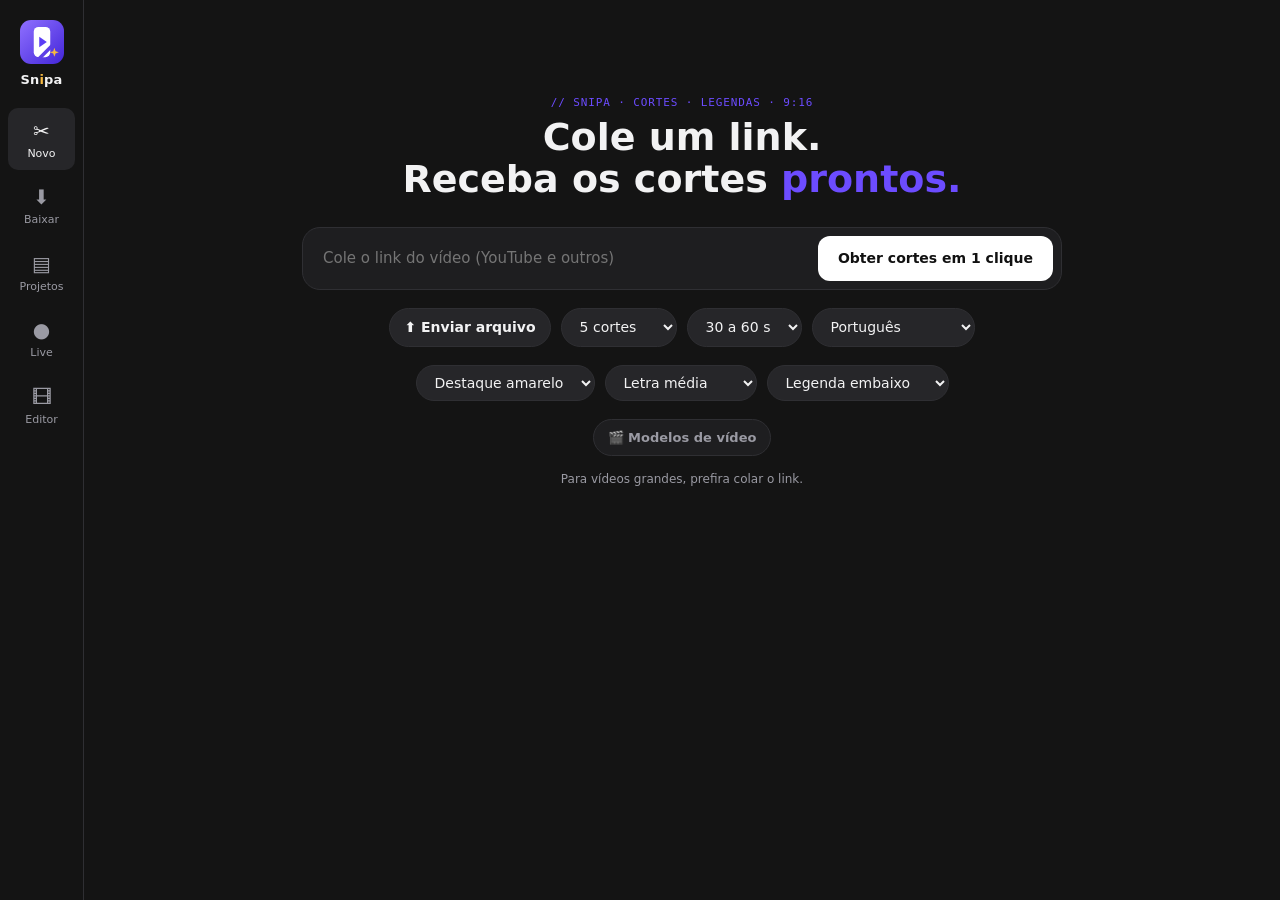
<file: index.html>
<!DOCTYPE html>
<html lang="pt-BR"><head><meta charset="utf-8">
<meta name="viewport" content="width=device-width,initial-scale=1">
<link rel="icon" href="[data-uri]">
<title>Snipa · cortes automáticos</title>
<link rel="stylesheet" href="style.css"></head><body>
<aside><div class="logo"><svg xmlns="http://www.w3.org/2000/svg" viewBox="0 0 64 64" class="mk">
  <defs>
    <linearGradient id="g" x1="0" y1="0" x2="1" y2="1">
      <stop offset="0" stop-color="#8f70ff"/><stop offset="1" stop-color="#4326d9"/>
    </linearGradient>
    <mask id="m">
      <rect width="64" height="64" fill="#fff"/>
      <line x1="22" y1="62" x2="62" y2="22" stroke="#000" stroke-width="5" stroke-linecap="round"/>
    </mask>
  </defs>
  <rect width="64" height="64" rx="16" fill="url(#g)"/>
  <g mask="url(#m)">
    <rect x="20" y="10" width="24" height="44" rx="7" fill="#fff"/>
    <path d="M28 24.5l11 7.5-11 7.5z" fill="#5b3df5"/>
  </g>
  <path d="M0-6.5L1.7-1.7 6.5 0 1.7 1.7 0 6.5-1.7 1.7-6.5 0-1.7-1.7z" transform="translate(50 47)" fill="#f5b942"/>
</svg>
<span>Sn<b>i</b>pa</span></div><nav id="nav"></nav></aside>
<main id="app"></main>
<script src="app.js"></script></body></html>
</file>
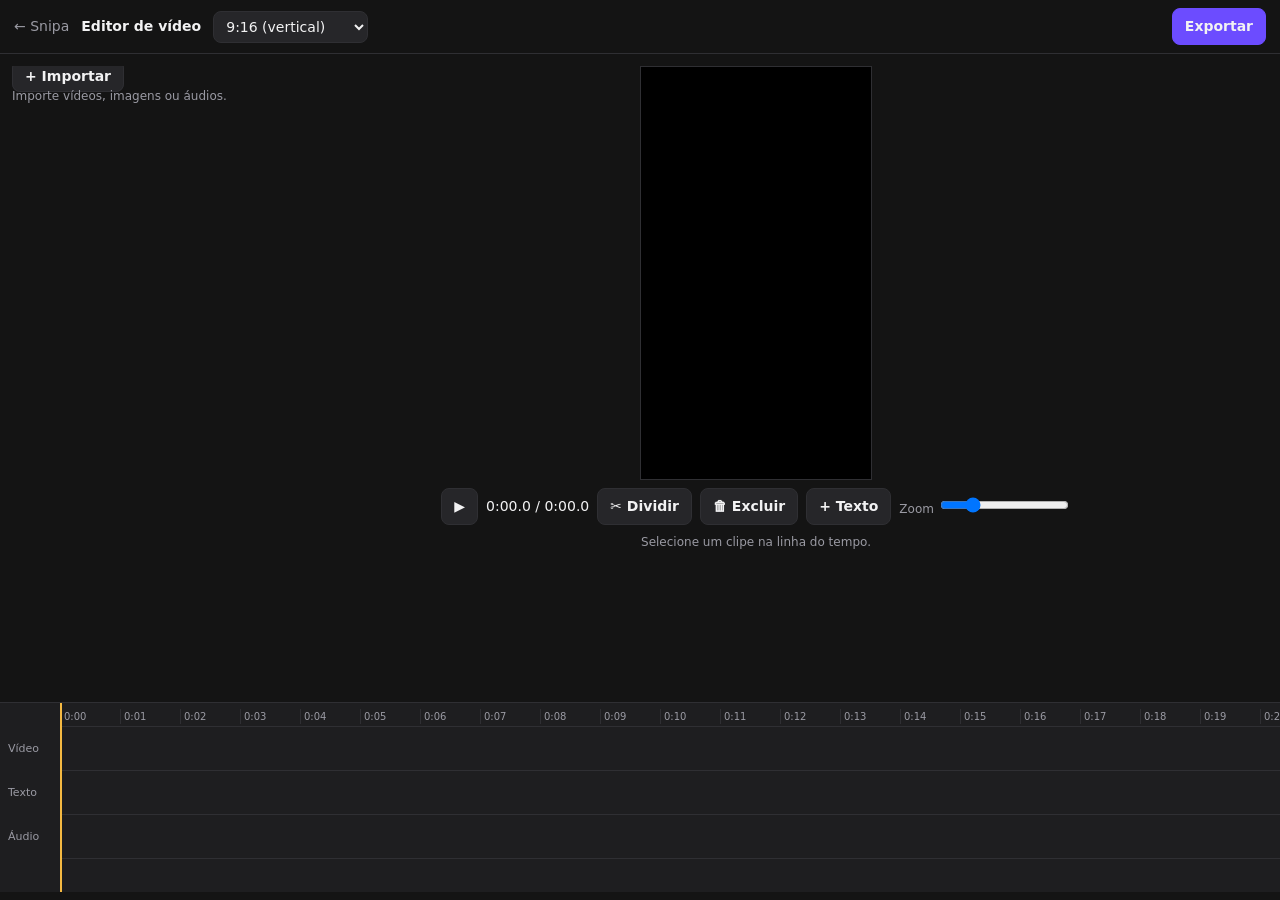
<file: editor.html>
<!DOCTYPE html>
<html lang="pt-BR"><head><meta charset="utf-8">
<meta name="viewport" content="width=device-width,initial-scale=1">
<title>Editor · Snipa</title>
<link rel="stylesheet" href="editor.css"></head><body>
<header><a href="index.html">← Snipa</a><b>Editor de vídeo</b>
  <select id="fmt"><option value="1080x1920">9:16 (vertical)</option><option value="1920x1080">16:9 (horizontal)</option><option value="1080x1080">1:1 (quadrado)</option></select>
  <button id="exp" class="pr">Exportar</button></header>
<div id="topo">
  <aside><label class="btn">+ Importar<input type="file" id="arq" multiple accept="video/*,image/*,audio/*" hidden></label>
    <div id="lista" class="s m">Importe vídeos, imagens ou áudios.</div></aside>
  <section><div id="tela"><video id="pv" playsinline></video><img id="pi" alt=""><div id="txt"></div></div>
    <div id="ctrl"><button id="pl">▶</button><span id="tempo">0:00.0 / 0:00.0</span>
      <button id="dv">✂ Dividir</button><button id="ex">🗑 Excluir</button><button id="tx">+ Texto</button>
      <label class="s m">Zoom <input type="range" id="zm" min="20" max="200" value="60"></label></div>
    <div id="prop" class="s m">Selecione um clipe na linha do tempo.</div></section>
</div>
<div id="tl"><div id="rot"><div></div><div>Vídeo</div><div>Texto</div><div>Áudio</div></div>
  <div id="rol"><div id="fx"></div></div></div>
<p id="msg" class="err"></p>
<script src="editor.js"></script></body></html>
</file>
<file: style.css>
/* ===== Variáveis e base ===== */
:root{--p:#6c4cff;--bg:#141414;--c:#1e1e20;--c2:#262629;--t:#f2f2f3;--m:#9a9aa3;--b:#2f2f33;--y:#f5b942}
*{box-sizing:border-box}body{margin:0;font:14px/1.5 system-ui,Segoe UI,sans-serif;color:var(--t);background:var(--bg);display:flex;min-height:100vh}
/* ===== Barra lateral e menu ===== */
aside{width:84px;border-right:1px solid var(--b);padding:16px 8px;display:flex;flex-direction:column;align-items:center;position:sticky;top:0;height:100vh}
.logo .mk{display:block;width:44px;height:44px;margin:4px auto 6px}.logo span{display:block;font-size:13px;font-weight:800;text-align:center;margin:0 0 18px;letter-spacing:.01em}.logo span b{color:var(--y)}
.logo i{display:none;margin-left:auto;margin-right:auto;width:16px;height:24px;background:var(--p);border-radius:4px 4px 9px 4px;margin:6px 0 18px}
nav{display:flex;flex-direction:column;gap:4px;width:100%}
nav a{color:var(--m);text-decoration:none;text-align:center;font-size:11px;padding:8px 2px;border-radius:10px}nav a b{display:block;font-size:20px;font-weight:400}
nav a.on,nav a:hover{color:var(--t);background:var(--c2)}
/* ===== Conteúdo principal e tipografia ===== */
main{flex:1;min-width:0;max-width:960px;margin:0 auto;padding:40px 5vw 80px}
h1{font-size:38px;line-height:1.1;margin:8px 0}h2{margin:0 0 4px}
.tag{font:11px monospace;color:var(--p);letter-spacing:.08em}.m{color:var(--m)}.s{font-size:12px}
.row{display:flex;gap:10px;margin:18px 0}input,select{width:100%;padding:11px 12px;border:1px solid var(--b);border-radius:10px;font:inherit;background:var(--c2);color:var(--t)}
/* ===== Botões, caixas e grades ===== */
button,.btn{padding:11px 18px;border:1px solid var(--b);border-radius:10px;background:var(--c2);font:inherit;font-weight:600;cursor:pointer;text-decoration:none;color:var(--t);display:inline-block;text-align:center}
.pr{background:var(--p);color:#fff;border-color:var(--p)}
.box{background:var(--c);border:1px solid var(--b);border-radius:14px;padding:18px;margin:16px 0}
.grid{display:grid;grid-template-columns:repeat(auto-fill,minmax(160px,1fr));gap:14px}
.f label{display:block;font-size:11px;color:var(--m);margin:10px 0 4px}
.steps{display:flex;gap:16px;flex-wrap:wrap;font-size:12px;color:var(--m)}.steps .ok{color:#9d8cff;font-weight:700}
.bar{height:6px;background:var(--b);border-radius:9px;margin-top:12px;overflow:hidden}.bar div{height:100%;background:var(--p);transition:width .5s}
.clip video{width:100%;aspect-ratio:9/16;background:#000;border-radius:12px;object-fit:cover}
.clip h4{margin:8px 0 2px;font-size:13px}.err{color:#ff7b7b;font-weight:600}
.item{display:flex;justify-content:space-between;align-items:center;gap:10px;padding:14px;border:1px solid var(--b);border-radius:12px;background:var(--c);margin:10px 0}
.hint{background:#2b2512;border:1px solid var(--y);color:#f3e3b0;padding:10px 12px;border-radius:10px;font-size:12px;margin:12px 0}
/* ===== Página inicial (hero, campo de link, opções, cartões) ===== */
.hero{text-align:center;margin:56px 0 26px}
.pill{display:flex;gap:8px;background:var(--c);border:1px solid var(--b);border-radius:18px;padding:8px;max-width:760px;margin:0 auto}
.pill input{border:0;background:transparent;font-size:15px}.pill input:focus{outline:0}
.cta{background:#fff;color:#111;border:0;border-radius:12px;padding:12px 20px;font-weight:700;white-space:nowrap}.cta:disabled{opacity:.6}
.chips{display:flex;gap:10px;justify-content:center;flex-wrap:wrap;margin:18px 0}.chips select{width:auto;border-radius:999px;padding:8px 14px}.chips button{border-radius:999px;padding:8px 14px}
.cards{display:grid;grid-template-columns:repeat(auto-fill,minmax(230px,1fr));gap:16px}
.card{background:linear-gradient(135deg,#2a2f4f,#171a2b);border:1px solid var(--b);border-radius:16px;padding:16px;min-height:130px;display:flex;flex-direction:column;justify-content:flex-end;gap:4px;text-decoration:none;color:#fff;word-break:break-word}
/* ===== Responsivo (celular) ===== */
@media(max-width:640px){body{flex-direction:column}aside{width:100%;height:auto;flex-direction:row;position:static;border-right:0;border-bottom:1px solid var(--b)}.logo{display:flex;align-items:center;gap:8px}.logo .mk{margin:0}.logo span{margin:0}nav{flex-direction:row}h1{font-size:30px}.pill{flex-direction:column}}
/* ===== Modelos de vídeo (layouts e foto) ===== */
.lays{display:flex;gap:10px;justify-content:center;flex-wrap:wrap;margin:18px 0 8px}
.lay{background:var(--c);border:1px solid var(--b);border-radius:12px;padding:10px 8px;width:100px;color:var(--m);font-size:11px;font-weight:500;cursor:pointer}
.lay svg{display:block;margin:0 auto 7px;width:38px;height:68px}.lay.on{border-color:var(--p);color:var(--t);background:var(--c2)}
.inset{display:flex;align-items:center}
details.mod{max-width:760px;margin:14px auto}
details.mod>summary{cursor:pointer;list-style:none;text-align:center;color:var(--m);font-size:13px;font-weight:600;padding:8px 14px;border:1px solid var(--b);border-radius:999px;width:max-content;margin:0 auto;background:var(--c)}
details.mod>summary::-webkit-details-marker{display:none}
details.mod[open]>summary{color:var(--t);background:var(--c2)}
.foto{display:none;flex-direction:column;align-items:center;gap:8px;margin:8px 0 4px;color:var(--m);font-size:12px}
.foto img{max-width:160px;max-height:120px;border-radius:10px;border:1px solid var(--b)}
.dl video{aspect-ratio:auto;object-fit:contain;max-height:70vh}
</file>
<file: editor.css>
/* ===== Base ===== */
:root{--p:#6c4cff;--bg:#141414;--c:#1e1e20;--c2:#262629;--t:#f2f2f3;--m:#9a9aa3;--b:#2f2f33;--y:#f5b942}
*{box-sizing:border-box}body{margin:0;font:14px/1.5 system-ui,Segoe UI,sans-serif;color:var(--t);background:var(--bg);display:flex;flex-direction:column;height:100vh}
.m{color:var(--m)}.s{font-size:12px}.err{color:#ff7b7b;font-weight:600;margin:4px 12px}
button,.btn,select,input{font:inherit;color:var(--t)}
button,.btn{padding:7px 12px;border:1px solid var(--b);border-radius:8px;background:var(--c2);cursor:pointer;font-weight:600}.pr{background:var(--p);border-color:var(--p)}
select,input[type=text],input[type=number]{background:var(--c2);border:1px solid var(--b);border-radius:8px;padding:6px 8px}
header{display:flex;align-items:center;gap:12px;padding:8px 14px;border-bottom:1px solid var(--b)}header a{color:var(--m);text-decoration:none}header .pr{margin-left:auto}
/* ===== Importar, prévia e controles ===== */
#topo{display:flex;gap:12px;padding:12px;flex:1;min-height:0}
aside{width:220px;overflow:auto}#lista div{display:flex;justify-content:space-between;gap:6px;align-items:center;padding:6px 8px;margin-top:6px;background:var(--c);border:1px solid var(--b);border-radius:8px}
#lista span{overflow:hidden;text-overflow:ellipsis;white-space:nowrap}
section{flex:1;display:flex;flex-direction:column;align-items:center;gap:8px;min-width:0}
#tela{position:relative;background:#000;height:min(46vh,480px);aspect-ratio:9/16;border:1px solid var(--b);overflow:hidden}
#tela video,#tela img{position:absolute;inset:0;width:100%;height:100%;object-fit:contain;display:none}
#txt div{position:absolute;left:0;right:0;text-align:center;font-weight:800;transform:translateY(-50%);text-shadow:0 0 4px #000,0 0 4px #000;padding:0 4%}
#ctrl,#prop{display:flex;gap:8px;align-items:center;flex-wrap:wrap;justify-content:center}
/* ===== Linha do tempo ===== */
#tl{display:flex;border-top:1px solid var(--b);background:var(--c);height:190px}
#rot{width:60px;flex:none;font-size:11px;color:var(--m)}#rot div{height:44px;display:flex;align-items:center;padding-left:8px}#rot div:first-child{height:24px}
#rol{flex:1;overflow-x:auto;overflow-y:hidden}#fx{position:relative;height:100%}
.reg{height:24px;border-bottom:1px solid var(--b);font-size:10px;color:var(--m);position:relative;cursor:pointer}.reg i{position:absolute;top:6px;padding-left:3px;border-left:1px solid var(--b);font-style:normal}
.fa{height:44px;border-bottom:1px solid var(--b);position:relative}
.cl{position:absolute;top:4px;height:36px;border-radius:6px;padding:2px 8px;font-size:11px;overflow:hidden;white-space:nowrap;cursor:grab;border:2px solid transparent;user-select:none}
.cl.v{background:#4326d9}.cl.t{background:#a6761d}.cl.a{background:#1f7a55}.cl.on{border-color:#fff}
.cl b{position:absolute;right:0;top:0;bottom:0;width:8px;cursor:ew-resize;background:#fff3}
#ph{position:absolute;top:0;bottom:0;width:2px;background:var(--y);pointer-events:none}
@media(max-width:700px){#topo{flex-direction:column}aside{width:100%;max-height:90px}}
</file>
